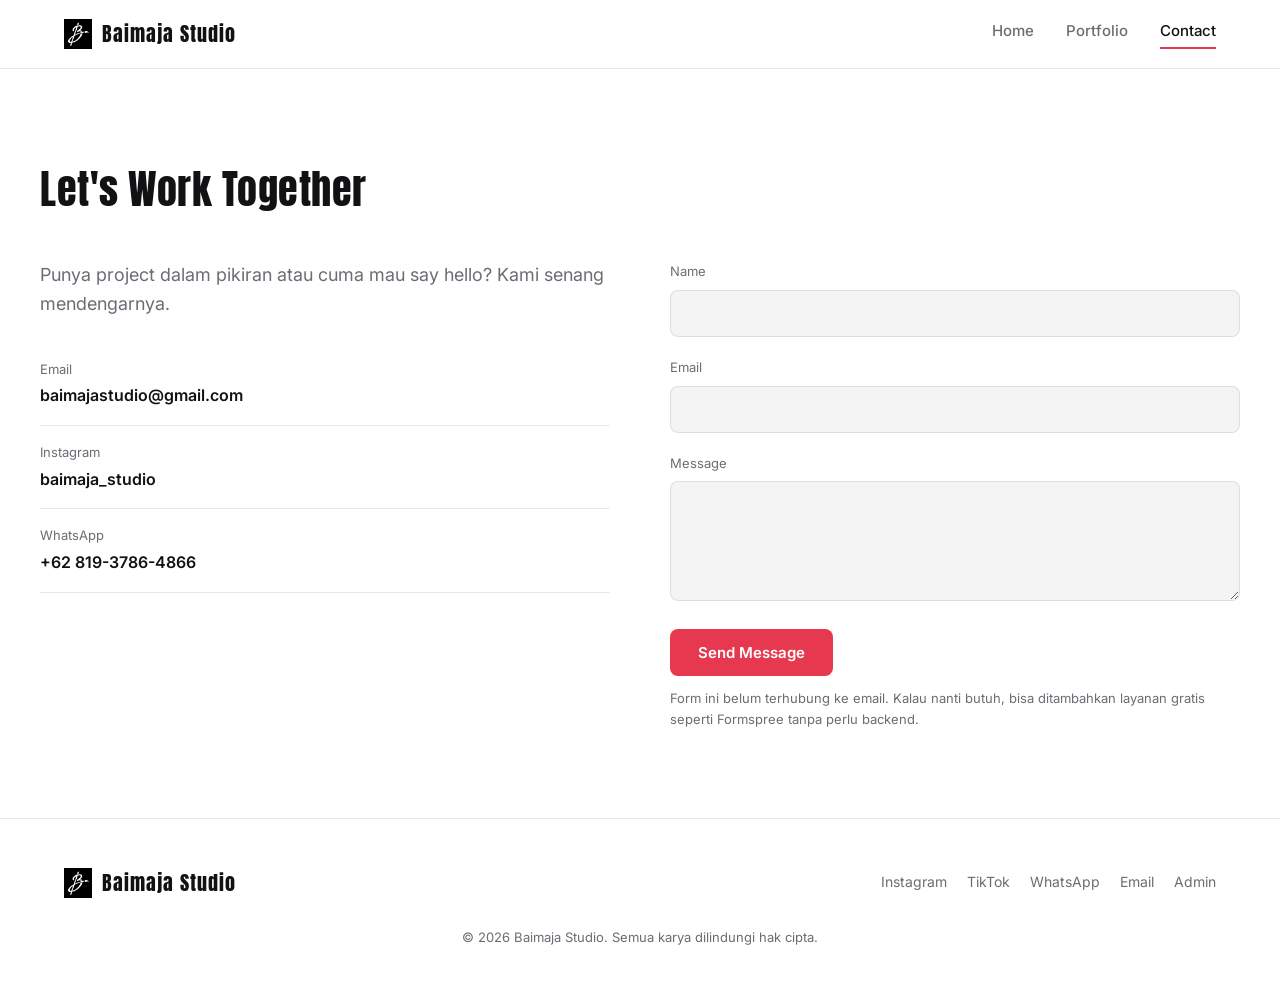
<file: portfolio-website/contact.html>
<!DOCTYPE html>
<html lang="id">
<head>
<meta charset="UTF-8">
<meta name="viewport" content="width=device-width, initial-scale=1">
<title>Contact — Studio</title>
<link rel="preconnect" href="https://fonts.googleapis.com">
<link rel="preconnect" href="https://fonts.gstatic.com" crossorigin>
<link href="https://fonts.googleapis.com/css2?family=Anton&family=Inter:wght@400;500;600;700&display=swap" rel="stylesheet">
<link rel="icon" href="assets/img/logobrand.jpeg">
<link rel="stylesheet" href="assets/css/style.css">
</head>
<body>

<header class="site-header">
  <div class="header-inner">
    <a href="index.html" class="logo"><img src="assets/img/logobrand.jpeg" alt="Baimaja Studio" class="logo-mark">Baimaja Studio</a>
    <button class="menu-toggle" id="menuToggle" aria-label="Buka menu">
      <span></span><span></span><span></span>
    </button>
    <nav class="main-nav" id="mainNav">
      <a href="index.html">Home</a>
      <a href="portfolio.html">Portfolio</a>
      <a href="contact.html">Contact</a>
    </nav>
  </div>
</header>

<main>
<section class="section container reveal-group">
  <div class="section-head">
    <h2>Let's Work Together</h2>
  </div>

  <div class="contact-grid">
    <div>
      <p class="about-lead">Punya project dalam pikiran atau cuma mau say hello? Kami senang mendengarnya.</p>
      <ul class="contact-list">
        <li>
          <div class="label">Email</div>
          <div class="value">baimajastudio@gmail.com</div>
        </li>
        <li>
          <div class="label">Instagram</div>
          <div class="value">baimaja_studio</div>
        </li>
        <li>
          <div class="label">WhatsApp</div>
          <div class="value">+62 819-3786-4866</div>
        </li>
      </ul>
    </div>

    <div>
      <form class="contact-form" onsubmit="alert('Form ini belum terhubung ke email. Hubungi kami langsung lewat WhatsApp/Instagram ya.'); return false;">
        <div class="form-field">
          <label for="name">Name</label>
          <input type="text" id="name" name="name" required>
        </div>
        <div class="form-field">
          <label for="email">Email</label>
          <input type="email" id="email" name="email" required>
        </div>
        <div class="form-field">
          <label for="message">Message</label>
          <textarea id="message" name="message" required></textarea>
        </div>
        <button type="submit" class="btn">Send Message</button>
        <p class="form-note">Form ini belum terhubung ke email. Kalau nanti butuh, bisa ditambahkan layanan gratis seperti Formspree tanpa perlu backend.</p>
      </form>
    </div>
  </div>
</section>
</main>

<footer class="site-footer">
  <div class="footer-inner">
    <a href="index.html" class="logo"><img src="assets/img/logobrand.jpeg" alt="Baimaja Studio" class="logo-mark">Baimaja Studio</a>
    <div class="footer-social">
      <a href="#">Instagram</a>
      <a href="#">TikTok</a>
      <a href="#">WhatsApp</a>
      <a href="mailto:hello@yourstudio.com">Email</a>
      <a href="admin.html">Admin</a>
    </div>
    <p class="footer-copy">&copy; 2026 Baimaja Studio. Semua karya dilindungi hak cipta.</p>
  </div>
</footer>

<script src="assets/js/data.js"></script>
<script src="assets/js/main.js"></script>
</body>
</html>
</file>
<file: portfolio-website/assets/css/style.css>
/* =========================================================
   DESIGN TOKENS
   ========================================================= */
:root {
  --bg: #ffffff;
  --bg-elevated: #f7f7f8;
  --bg-card: #f4f4f5;
  --text: #121214;
  --text-muted: #6c6c74;
  --accent: #e63950;
  --accent-hover: #d42f45;
  --border: rgba(0, 0, 0, 0.09);
  --radius: 12px;
  --radius-sm: 8px;
  --font-display: 'Anton', sans-serif;
  --font-body: 'Inter', sans-serif;
  --max-width: 1200px;
}

/* =========================================================
   RESET
   ========================================================= */
* { box-sizing: border-box; margin: 0; padding: 0; }

html { scroll-behavior: smooth; }

body {
  background: var(--bg);
  color: var(--text);
  font-family: var(--font-body);
  line-height: 1.6;
  -webkit-font-smoothing: antialiased;
}

img { max-width: 100%; display: block; }

a { color: inherit; text-decoration: none; }

button { font-family: inherit; cursor: pointer; }

:focus-visible {
  outline: 2px solid var(--accent);
  outline-offset: 3px;
}

.container {
  max-width: var(--max-width);
  margin: 0 auto;
  padding: 0 24px;
}

.section {
  padding: 88px 0;
}

.section-head {
  display: flex;
  align-items: baseline;
  justify-content: space-between;
  gap: 24px;
  margin-bottom: 40px;
}

.section-head h2 {
  font-family: var(--font-display);
  font-size: clamp(28px, 4vw, 40px);
  font-weight: 400;
  letter-spacing: 0.5px;
}

.section-head a {
  color: var(--text-muted);
  font-size: 14px;
  white-space: nowrap;
  border-bottom: 1px solid var(--border);
  padding-bottom: 2px;
  transition: color 0.2s, border-color 0.2s;
}
.section-head a:hover { color: var(--accent); border-color: var(--accent); }

.btn {
  display: inline-flex;
  align-items: center;
  gap: 8px;
  background: var(--accent);
  color: #fff;
  font-weight: 600;
  font-size: 15px;
  padding: 14px 28px;
  border-radius: var(--radius-sm);
  border: none;
  transition: background 0.2s, transform 0.2s;
}
.btn:hover { background: var(--accent-hover); transform: translateY(-2px); }

.btn-outline {
  background: transparent;
  border: 1px solid var(--border);
  color: var(--text);
}
.btn-outline:hover { border-color: var(--accent); background: transparent; transform: none; }

/* =========================================================
   HEADER / NAV
   ========================================================= */
.site-header {
  position: sticky;
  top: 0;
  z-index: 100;
  background: rgba(255, 255, 255, 0.85);
  backdrop-filter: blur(10px);
  border-bottom: 1px solid var(--border);
  animation: header-drop 0.65s both;
}

.header-inner {
  max-width: var(--max-width);
  margin: 0 auto;
  padding: 18px 24px;
  display: flex;
  align-items: center;
  justify-content: space-between;
}

.logo {
  display: flex;
  align-items: center;
  gap: 10px;
  font-family: var(--font-display);
  font-size: 20px;
  letter-spacing: 1px;
}
.logo span { color: var(--accent); }
.logo-mark { height: 30px; width: auto; display: block; transition: transform 0.3s ease; }
.logo:hover .logo-mark { transform: rotate(-8deg) scale(1.06); }

.main-nav {
  display: flex;
  gap: 32px;
}
.main-nav a {
  font-size: 15px;
  font-weight: 500;
  color: var(--text-muted);
  padding-bottom: 4px;
  border-bottom: 2px solid transparent;
  transition: color 0.25s, border-color 0.25s, transform 0.25s;
}
.main-nav a:hover { transform: translateY(-2px); }
.main-nav a:hover,
.main-nav a.active {
  color: var(--text);
  border-color: var(--accent);
}

.menu-toggle {
  display: none;
  flex-direction: column;
  gap: 5px;
  background: none;
  border: none;
  padding: 8px;
}
.menu-toggle span {
  width: 22px;
  height: 2px;
  background: var(--text);
  transition: transform 0.2s, opacity 0.2s;
}
.menu-toggle.is-open span:nth-child(1) { transform: translateY(7px) rotate(45deg); }
.menu-toggle.is-open span:nth-child(2) { opacity: 0; }
.menu-toggle.is-open span:nth-child(3) { transform: translateY(-7px) rotate(-45deg); }

/* =========================================================
   HERO
   ========================================================= */
.hero {
  padding: 100px 0 70px;
  position: relative;
  overflow: hidden;
}

.hero::before {
  content: '';
  position: absolute;
  top: -200px;
  right: -150px;
  width: 500px;
  height: 500px;
  background: radial-gradient(circle, rgba(230, 57, 80, 0.18), transparent 70%);
  pointer-events: none;
}

.hero-inner {
  max-width: 900px;
  margin: 0 auto;
  position: relative;
  text-align: left;
}
.hero-inner > * { animation: hero-enter 0.75s both; }
.hero-inner > *:nth-child(1) { animation-delay: 0.08s; }
.hero-inner > *:nth-child(2) { animation-delay: 0.16s; }
.hero-inner > *:nth-child(3) { animation-delay: 0.24s; }
.hero-inner > *:nth-child(4) { animation-delay: 0.32s; }
.hero-inner > *:nth-child(5) { animation-delay: 0.4s; }

.hero-eyebrow {
  color: var(--accent);
  font-size: 14px;
  font-weight: 600;
  margin-bottom: 16px;
}

.hero h1 {
  font-family: var(--font-display);
  font-weight: 400;
  font-size: clamp(42px, 7vw, 76px);
  line-height: 1.02;
  letter-spacing: 0.5px;
}

.hero p {
  color: var(--text-muted);
  font-size: 17px;
  margin: 24px auto 32px;
  max-width: 46ch;
}

.hero-social-links {
  display: flex;
  flex-direction: column;
  align-items: center;
  gap: 10px;
  width: 220px;
  max-width: 220px;
  margin: 0 auto;
}

.hero-social-links a {
  position: relative;
  display: flex;
  align-items: center;
  justify-content: center;
  gap: 12px;
  width: 220px;
  min-width: 0;
  padding: 12px 16px;
  border: 1px solid var(--border);
  border-radius: var(--radius-sm);
  background: var(--bg-elevated);
  font-size: 15px;
  font-weight: 600;
  text-align: center;
  transition: transform 0.25s ease, border-color 0.25s ease, box-shadow 0.25s ease;
  animation: social-link-arrive 0.65s both;
}

.hero-social-links a img,
.hero-social-links a i,
.hero-social-links a svg {
  position: absolute;
  left: 16px;
}

.hero-social-links a:nth-child(2) { animation-delay: 0.1s; }
.hero-social-links a:nth-child(3) { animation-delay: 0.2s; }
.hero-social-links a:nth-child(4) { animation-delay: 0.3s; }
.hero-social-links a:hover {
  transform: translateY(-4px);
  border-color: var(--accent);
  box-shadow: 0 10px 24px rgba(18, 18, 20, 0.1);
}

.social-brand-mark {
  width: 32px;
  height: 32px;
  flex: 0 0 32px;
  object-fit: contain;
}

.brand-logo-wrap {
  display: flex;
  flex-direction: column;
  align-items: center;
  justify-content: center;
  margin: 10px 0 28px;
}

.brand-logo-circle {
  width: 180px;
  height: 180px;
  border-radius: 50%;
  overflow: hidden;
  display: flex;
  align-items: center;
  justify-content: center;
}

.brand-logo-mark {
  width: 100%;
  height: 100%;
  object-fit: cover;
  display: block;
}

.brand-caption { margin-top: 16px; text-align: center; }
.brand-caption h2 {
  font-family: var(--font-display);
  font-size: 26px;
  font-weight: 400;
}
.brand-caption p {
  margin: 2px 0 0;
  color: var(--text-muted);
  font-size: 14px;
}

@keyframes header-drop {
  from { opacity: 0; transform: translateY(-12px); }
  to { opacity: 1; transform: translateY(0); }
}

@keyframes hero-enter {
  from { opacity: 0; transform: translateY(18px); }
  to { opacity: 1; transform: translateY(0); }
}

@keyframes social-link-arrive {
  from { opacity: 0; transform: translateY(12px); }
  to { opacity: 1; transform: translateY(0); }
}

.hero-eyebrow {
  color: var(--accent);
  font-size: 14px;
  font-weight: 600;
  margin-bottom: 16px;
}

.hero h1 {
  font-family: var(--font-display);
  font-weight: 400;
  font-size: clamp(42px, 7vw, 76px);
  line-height: 1.02;
  letter-spacing: 0.5px;
}

.hero p {
  color: var(--text-muted);
  font-size: 17px;
  margin: 24px 0 32px;
  max-width: 46ch;
}

.hero-social-links {
  display: flex;
  flex-direction: column;
  align-items: center;
  gap: 12px;
  max-width: 320px;
  margin: 24px auto 0;
}

.hero-social-links a {
  display: flex;
  align-items: center;
  justify-content: center;
  gap: 12px;
  flex: none;
  min-width: 0;
  padding: 14px 16px;
  border: 1px solid var(--border);
  border-radius: var(--radius-sm);
  background: var(--bg-elevated);
  font-size: 15px;
  font-weight: 600;
  transition: transform 0.25s ease, border-color 0.25s ease, box-shadow 0.25s ease;
  animation: social-link-arrive 0.65s both;
}

.hero-social-links a:nth-child(2) { animation-delay: 0.1s; }
.hero-social-links a:nth-child(3) { animation-delay: 0.2s; }

.hero-social-links a:hover {
  transform: translateY(-4px);
  border-color: var(--accent);
  box-shadow: 0 10px 24px rgba(18, 18, 20, 0.1);
}

.social-brand-mark {
  width: 32px;
  height: 32px;
  flex: 0 0 32px;
  object-fit: contain;
}

@keyframes social-link-arrive {
  from { opacity: 0; transform: translateY(12px); }
  to { opacity: 1; transform: translateY(0); }
}

@media (prefers-reduced-motion: reduce) {
  .hero-social-links a { animation: none; transition: none; }
}

/* =========================================================
   FEATURED WORKS — horizontal scroll
   ========================================================= */
.scroll-row {
  display: flex;
  gap: 20px;
  overflow-x: auto;
  padding-bottom: 12px;
  scroll-snap-type: x mandatory;
}
.scroll-row::-webkit-scrollbar { height: 6px; }
.scroll-row::-webkit-scrollbar-thumb { background: var(--border); border-radius: 4px; }

.feature-card {
  flex: 0 0 300px;
  scroll-snap-align: start;
}

/* =========================================================
   PORTFOLIO GRID + CARDS
   ========================================================= */
.filter-row {
  display: flex;
  gap: 10px;
  flex-wrap: wrap;
  margin-bottom: 40px;
}
.filter-pill {
  background: transparent;
  padding: 9px 20px;
  border-radius: 999px;
  border: 1px solid var(--border);
  font-size: 14px;
  color: var(--text-muted);
  transition: all 0.2s;
}
.filter-pill:hover { color: var(--text); border-color: var(--text-muted); }
.filter-pill.active {
  background: var(--accent);
  border-color: var(--accent);
  color: #fff;
}

.portfolio-grid {
  display: grid;
  grid-template-columns: repeat(3, 1fr);
  gap: 24px;
}

.project-card { display: block; }

.project-card .thumb {
  aspect-ratio: 4 / 5;
  border-radius: var(--radius);
  overflow: hidden;
  background: var(--bg-card);
  border: 1px solid var(--border);
  position: relative;
  transition: box-shadow 0.25s, border-color 0.25s;
}
.project-card:hover .thumb {
  border-color: rgba(230, 57, 80, 0.4);
  box-shadow: 0 0 0 1px rgba(230, 57, 80, 0.2), 0 20px 40px -20px rgba(230, 57, 80, 0.35);
}
.project-card .thumb img {
  width: 100%;
  height: 100%;
  object-fit: cover;
  transition: transform 0.4s;
}
.protected-artwork {
  -webkit-user-drag: none;
  -webkit-touch-callout: none;
  user-select: none;
}
.protected-artwork-frame::after {
  content: 'Copyright Baimaja Studio';
  position: absolute;
  z-index: 5;
  left: 12px;
  bottom: 12px;
  padding: 5px 9px;
  color: #fff;
  background: rgba(18, 18, 20, 0.62);
  border-radius: 3px;
  font-size: 11px;
  font-weight: 600;
  pointer-events: none;
}
.project-card:hover .thumb img { transform: scale(1.04); }

.project-card .thumb-placeholder {
  width: 100%;
  height: 100%;
  display: flex;
  align-items: center;
  justify-content: center;
  color: var(--text-muted);
  font-family: var(--font-display);
  font-size: 14px;
  letter-spacing: 1px;
}

.project-card .meta {
  margin-top: 14px;
}
.project-card .meta .title {
  font-weight: 600;
  font-size: 15px;
}
.project-card .meta .cat {
  color: var(--text-muted);
  font-size: 13px;
  margin-top: 2px;
}

.empty-state {
  text-align: center;
  padding: 80px 20px;
  color: var(--text-muted);
}
.empty-state h3 {
  font-family: var(--font-display);
  font-weight: 400;
  font-size: 24px;
  color: var(--text);
  margin-bottom: 8px;
}

/* reveal-on-scroll (one subtle pass, not per-card spam) */
.reveal-group { opacity: 0; transform: translateY(16px); transition: opacity 0.6s ease, transform 0.6s ease; }
.reveal-group.is-visible { opacity: 1; transform: translateY(0); }

/* =========================================================
   CATEGORY CARDS (home)
   ========================================================= */
.category-grid {
  display: grid;
  grid-template-columns: repeat(4, 1fr);
  gap: 16px;
}
.category-card {
  background: var(--bg-card);
  border: 1px solid var(--border);
  border-radius: var(--radius);
  padding: 24px 18px;
  text-align: center;
  transition: border-color 0.2s, transform 0.2s;
}
.category-card:hover {
  border-color: var(--accent);
  transform: translateY(-4px);
}
.category-card .name { font-weight: 600; font-size: 14px; }

.design-brief {
  display: grid;
  grid-template-columns: 1fr;
  gap: 18px;
}

.brief-step {
  display: flex;
  align-items: center;
  justify-content: flex-start;
  gap: 14px;
  background: var(--bg-card);
  border: 1px solid var(--border);
  border-radius: var(--radius);
  padding: 18px 20px;
  text-align: left;
}

.brief-number {
  font-family: var(--font-display);
  font-size: 20px;
  line-height: 1;
  color: var(--accent);
  width: 42px;
  min-width: 42px;
  text-align: left;
}

.brief-step p {
  flex: 1;
  color: var(--text-muted);
  font-size: 15px;
  line-height: 1.5;
  margin: 0;
}

/* =========================================================
   PROJECT DETAIL — carousel
   ========================================================= */
.project-header {
  display: flex;
  align-items: center;
  justify-content: center;
  gap: 24px;
  margin-bottom: 28px;
}
.project-header h1 {
  font-family: var(--font-display);
  font-weight: 400;
  font-size: clamp(22px, 3vw, 30px);
  letter-spacing: 1px;
  text-transform: uppercase;
}
.carousel-nav-btn {
  width: 40px;
  height: 40px;
  border-radius: 50%;
  border: 1px solid var(--border);
  background: var(--bg-card);
  color: var(--text);
  font-size: 18px;
  display: flex;
  align-items: center;
  justify-content: center;
  flex-shrink: 0;
  transition: border-color 0.2s, color 0.2s;
}
.carousel-nav-btn:hover { border-color: var(--accent); color: var(--accent); }

.carousel {
  position: relative;
  max-width: 720px;
  margin: 0 auto;
  border-radius: var(--radius);
  overflow: hidden;
  background: var(--bg-card);
  border: 1px solid var(--border);
}
.carousel-track {
  display: flex;
  transition: transform 0.35s ease;
  touch-action: pan-y;
}
.carousel-track img {
  flex: 0 0 100%;
  aspect-ratio: 4 / 5;
  object-fit: cover;
}
.carousel-dots {
  display: flex;
  justify-content: center;
  gap: 8px;
  margin-top: 18px;
}
.carousel-dots button {
  width: 8px;
  height: 8px;
  border-radius: 50%;
  border: none;
  background: var(--border);
  padding: 0;
}
.carousel-dots button.active { background: var(--accent); width: 20px; border-radius: 4px; }

.carousel-counter {
  position: absolute;
  bottom: 14px;
  right: 14px;
  background: rgba(0, 0, 0, 0.55);
  color: #fff;
  font-size: 12px;
  padding: 4px 10px;
  border-radius: 999px;
}

.project-info {
  max-width: 640px;
  margin: 44px auto 0;
  text-align: center;
}
.project-info .cat-tag {
  display: inline-block;
  color: var(--accent);
  font-size: 13px;
  font-weight: 600;
  margin-bottom: 10px;
}
.project-info h2 {
  font-family: var(--font-display);
  font-weight: 400;
  font-size: 26px;
  margin-bottom: 14px;
}
.project-info p {
  color: var(--text-muted);
  font-size: 15px;
}

.project-nav-links {
  display: flex;
  justify-content: space-between;
  max-width: 640px;
  margin: 56px auto 0;
  font-size: 14px;
  color: var(--text-muted);
}
.project-nav-links a:hover { color: var(--accent); }

/* =========================================================
   ABOUT PAGE
   ========================================================= */
.stats-row {
  display: grid;
  grid-template-columns: repeat(3, 1fr);
  gap: 24px;
  margin: 48px 0;
}
.hero-stats {
  width: 100%;
  max-width: 900px;
  margin: 34px auto 26px;
}
.stat-item { text-align: center; }
.stat-item .num {
  font-family: var(--font-display);
  font-size: clamp(36px, 5vw, 52px);
  color: var(--accent);
}
.stat-item .label {
  color: var(--text-muted);
  font-size: 14px;
  margin-top: 4px;
}

.about-lead {
  max-width: 640px;
  font-size: 18px;
  color: var(--text-muted);
}

/* =========================================================
   CONTACT PAGE
   ========================================================= */
.contact-grid {
  display: grid;
  grid-template-columns: 1fr 1fr;
  gap: 60px;
}
.contact-list {
  list-style: none;
  margin-top: 24px;
}
.contact-list li {
  padding: 16px 0;
  border-bottom: 1px solid var(--border);
}
.contact-list .label {
  color: var(--text-muted);
  font-size: 13px;
  margin-bottom: 4px;
}
.contact-list .value { font-weight: 600; font-size: 16px; }

.form-field { margin-bottom: 20px; }
.form-field label {
  display: block;
  font-size: 13px;
  color: var(--text-muted);
  margin-bottom: 8px;
}
.form-field input,
.form-field textarea {
  width: 100%;
  background: var(--bg-card);
  border: 1px solid var(--border);
  border-radius: var(--radius-sm);
  padding: 13px 16px;
  color: var(--text);
  font-family: inherit;
  font-size: 15px;
}
.form-field textarea { resize: vertical; min-height: 120px; }
.form-field input:focus,
.form-field textarea:focus { border-color: var(--accent); }

.form-note {
  font-size: 13px;
  color: var(--text-muted);
  margin-top: 12px;
}

/* =========================================================
   FOOTER
   ========================================================= */
.site-footer {
  border-top: 1px solid var(--border);
  padding: 48px 0;
}
.footer-inner {
  max-width: var(--max-width);
  margin: 0 auto;
  padding: 0 24px;
  display: flex;
  align-items: center;
  justify-content: space-between;
  flex-wrap: wrap;
  gap: 20px;
}
.footer-social { display: flex; gap: 20px; }
.footer-social a { color: var(--text-muted); font-size: 14px; }
.footer-social a:hover { color: var(--accent); }
.footer-copy { color: var(--text-muted); font-size: 13px; width: 100%; text-align: center; margin-top: 8px; }

/* =========================================================
   RESPONSIVE
   ========================================================= */
@media (max-width: 900px) {
  .portfolio-grid { grid-template-columns: repeat(2, 1fr); }
  .category-grid { grid-template-columns: repeat(2, 1fr); }
  .contact-grid { grid-template-columns: 1fr; gap: 40px; }
}

@media (max-width: 640px) {

  .section { padding: 56px 0; }
  .menu-toggle { display: flex; }

  .hero .container {
    padding-left: 24px;
    padding-right: 24px;
  }

  .hero {
    position: relative;
    overflow: hidden;
  }

  .hero::before {
    top: -250px;
    right: -80px;
    width: 420px;
    height: 420px;
  }
   
.hero-social-links {
    width: 220px;
    max-width: 220px;
    margin: 0 auto;
    gap: 10px;
  }

  .hero-social-links a {
    width: 220px;
    padding: 12px 16px;
    position: relative;
    justify-content: center;
    text-align: center;
  }

  .hero-social-links a img,
  .hero-social-links a i,
  .hero-social-links a svg {
    position: absolute;
    left: 16px;
  }
   
  .site-header {
    border-bottom: 1px solid var(--border);
  }

  .header-inner {
    padding: 12px 24px;
    min-height: 62px;
  }
   
  .main-nav {
    position: fixed;
    top: 62px;
    left: 0;
    right: 0;
    background: var(--bg-elevated);
    border-bottom: 1px solid var(--border);
    flex-direction: column;
    gap: 0;
    max-height: 0;
    overflow: hidden;
    transition: max-height 0.25s ease;
  }
  .main-nav.open { max-height: 260px; }
  .main-nav a {
    padding: 16px 24px;
    border-bottom: 1px solid var(--border);
    border-left: 2px solid transparent;
  }
  .main-nav a.active { border-left-color: var(--accent); border-bottom-color: var(--border); }

  .portfolio-grid { grid-template-columns: 1fr; }
  .category-grid { grid-template-columns: repeat(2, 1fr); }
  .stats-row { grid-template-columns: 1fr; gap: 32px; }
  .hero-stats { grid-template-columns: repeat(3, minmax(0, 1fr)); gap: 10px; }
  .hero-stats .label { font-size: 12px; }
  .project-header { gap: 12px; }
  .footer-inner { justify-content: center; text-align: center; }
  .admin-shell { padding-top: 36px; padding-bottom: 56px; }
  .admin-auth { padding: 24px; }
  .admin-dashboard-head { align-items: flex-end; }
  .admin-layout { grid-template-columns: 1fr; gap: 16px; }
  .admin-pane, .admin-projects { padding: 20px; }
  .admin-project-row { grid-template-columns: 54px minmax(0, 1fr); gap: 12px; }
  .admin-project-thumb { width: 54px; height: 68px; }
  .admin-project-actions { grid-column: 2; }
}

/* =========================================================
   MOTION
   ========================================================= */
.btn {
  transition: background 0.25s, transform 0.25s, box-shadow 0.25s;
}
.btn:hover {
  background: var(--accent-hover);
  transform: translateY(-3px);
  box-shadow: 0 10px 22px rgba(230, 57, 80, 0.22);
}
.btn:active { transform: translateY(-1px) scale(0.98); }

.filter-pill {
  transition: color 0.25s, border-color 0.25s, background 0.25s, transform 0.25s;
}
.filter-pill:hover { transform: translateY(-2px); }

.project-card { transition: transform 0.35s ease; }
.project-card:hover { transform: translateY(-5px); }
.project-card .thumb img { transition: transform 0.65s cubic-bezier(0.2, 0.75, 0.25, 1); }
.project-card:hover .thumb img { transform: scale(1.07); }

.portfolio-grid.is-visible .project-card,
.category-grid.is-visible .category-card {
  animation: card-enter 0.55s both;
}
.portfolio-grid.is-visible > :nth-child(2), .category-grid.is-visible > :nth-child(2) { animation-delay: 0.07s; }
.portfolio-grid.is-visible > :nth-child(3), .category-grid.is-visible > :nth-child(3) { animation-delay: 0.14s; }
.portfolio-grid.is-visible > :nth-child(4), .category-grid.is-visible > :nth-child(4) { animation-delay: 0.21s; }
.portfolio-grid.is-visible > :nth-child(5), .category-grid.is-visible > :nth-child(5) { animation-delay: 0.28s; }
.portfolio-grid.is-visible > :nth-child(6), .category-grid.is-visible > :nth-child(6) { animation-delay: 0.35s; }

.category-card {
  transition: border-color 0.3s, transform 0.3s, box-shadow 0.3s;
}
.category-card:hover {
  transform: translateY(-6px);
  box-shadow: 0 12px 24px rgba(18, 18, 20, 0.08);
}

.carousel-track { transition: transform 0.55s cubic-bezier(0.22, 0.75, 0.25, 1); }
.carousel-dots button { transition: width 0.3s ease, background 0.3s ease, transform 0.3s ease; }
.carousel-dots button:hover { transform: scale(1.25); }

.form-field input,
.form-field textarea {
  transition: border-color 0.25s, box-shadow 0.25s, background 0.25s;
}
.form-field input:focus,
.form-field textarea:focus { box-shadow: 0 0 0 4px rgba(230, 57, 80, 0.1); }

.footer-social a { transition: color 0.2s, transform 0.2s; }
.footer-social a:hover { transform: translateY(-2px); }

/* =========================================================
   ADMIN
   ========================================================= */
.admin-page { min-height: 100vh; background: var(--bg-elevated); }
.admin-site-link { color: var(--text-muted); font-size: 14px; font-weight: 600; }
.admin-site-link:hover { color: var(--accent); }
.admin-shell { padding-top: 64px; padding-bottom: 96px; }
.admin-auth {
  width: min(100%, 460px);
  margin: 0 auto;
  padding: 36px;
  background: var(--bg);
  border: 1px solid var(--border);
  border-radius: var(--radius-sm);
}
.admin-auth h1,
.admin-dashboard-head h1 {
  font-family: var(--font-display);
  font-size: 34px;
  font-weight: 400;
}
.admin-intro { color: var(--text-muted); margin: 8px 0 28px; }
.admin-dashboard-head {
  display: flex;
  align-items: center;
  justify-content: space-between;
  gap: 24px;
  margin-bottom: 32px;
}
.admin-layout {
  display: grid;
  grid-template-columns: minmax(280px, 0.85fr) minmax(0, 1.15fr);
  align-items: start;
  gap: 24px;
}
.admin-pane,
.admin-projects {
  min-width: 0;
  padding: 26px;
  background: var(--bg);
  border: 1px solid var(--border);
  border-radius: var(--radius-sm);
}
.admin-pane h2,
.admin-projects h2 {
  font-family: var(--font-display);
  font-size: 22px;
  font-weight: 400;
}
.admin-form { margin-top: 24px; }
.admin-form .form-field { margin-bottom: 18px; }
.admin-form select,
.admin-form input[type="text"],
.admin-form input[type="password"],
.admin-form input:not([type]),
.admin-form textarea {
  width: 100%;
  min-height: 46px;
  padding: 11px 13px;
  color: var(--text);
  background: var(--bg-card);
  border: 1px solid var(--border);
  border-radius: var(--radius-sm);
  font: inherit;
}
.admin-form textarea { resize: vertical; }
.admin-form input[type="file"] { max-width: 100%; font-size: 13px; }
.admin-field-hint { margin-top: 8px; color: var(--text-muted); font-size: 12px; }
.admin-checkbox { display: flex; align-items: center; gap: 10px; font-size: 14px; }
.admin-checkbox input { width: 17px; height: 17px; accent-color: var(--accent); }
.admin-form-actions { display: flex; flex-wrap: wrap; gap: 10px; margin-top: 22px; }
.admin-form-message { min-height: 22px; margin-top: 12px; color: #24734a; font-size: 13px; }
.admin-form-message.is-error { color: #b42335; }
.admin-image-preview { display: flex; flex-wrap: wrap; gap: 8px; margin: 0 0 18px; }
.admin-image-preview:empty { display: none; }
.admin-image-preview img {
  width: 68px;
  height: 78px;
  object-fit: cover;
  border: 1px solid var(--border);
  border-radius: 4px;
}
.admin-list-head { display: flex; align-items: baseline; justify-content: space-between; gap: 12px; }
.admin-list-head span { color: var(--text-muted); font-size: 13px; }
.admin-project-list { margin-top: 18px; }
.admin-project-row {
  display: grid;
  grid-template-columns: 68px minmax(0, 1fr) auto;
  align-items: center;
  gap: 16px;
  padding: 16px 0;
  border-top: 1px solid var(--border);
}
.admin-project-thumb {
  width: 68px;
  height: 82px;
  object-fit: cover;
  background: var(--bg-card);
  border-radius: 4px;
}
.admin-project-details { min-width: 0; }
.admin-project-details h3 { overflow-wrap: anywhere; font-size: 15px; font-weight: 600; }
.admin-project-category { color: var(--accent); font-size: 12px; font-weight: 600; }
.admin-project-description {
  display: -webkit-box;
  overflow: hidden;
  color: var(--text-muted);
  font-size: 13px;
  -webkit-box-orient: vertical;
  -webkit-line-clamp: 2;
}
.admin-project-actions { display: flex; align-items: center; gap: 8px; }
.admin-small-button { padding: 8px 12px; font-size: 13px; }
.admin-delete-button {
  padding: 8px 4px;
  color: #b42335;
  background: none;
  border: 0;
  font-size: 13px;
  font-weight: 600;
}
.admin-delete-button:hover { color: #7f1523; }
.admin-empty { padding: 24px 0; color: var(--text-muted); font-size: 14px; }

@media (max-width: 640px) {
  .admin-shell { padding-top: 36px; padding-bottom: 56px; }
  .admin-auth { padding: 24px; }
  .admin-dashboard-head { align-items: flex-end; }
  .admin-dashboard-head { gap: 12px; }
  .admin-dashboard-head h1 { font-size: 28px; line-height: 1.1; }
  .admin-dashboard-head > .btn { padding: 10px 14px; }
  .admin-layout { grid-template-columns: minmax(0, 1fr); gap: 16px; }
  .admin-pane, .admin-projects { padding: 20px; }
  .admin-project-row { grid-template-columns: 54px minmax(0, 1fr); gap: 12px; }
  .admin-project-thumb { width: 54px; height: 68px; }
  .admin-project-actions { grid-column: 2; }
}

@keyframes card-enter {
  from { opacity: 0; transform: translateY(14px); }
  to { opacity: 1; transform: translateY(0); }
}

@media (prefers-reduced-motion: reduce) {
  *, *::before, *::after {
    animation-duration: 0.01ms !important;
    animation-iteration-count: 1 !important;
    scroll-behavior: auto !important;
    transition-duration: 0.01ms !important;
  }
}

@media (max-width: 600px) {
  .container {
    width: auto;
    margin-left: 20px;
    margin-right: 20px;
  }
}

/* Design Brief: judul + deskripsi di samping angka */
.brief-step {
  display: flex;
  align-items: flex-start;
}
.brief-text {
  flex: 1;
  min-width: 0;
}
.brief-title {
  margin: 0;
  text-transform: uppercase;
  font-weight: 600;
}
.brief-desc {
  margin: 6px 0 0;
  font-size: 0.9em;
  line-height: 1.6;
}

/* Design Brief: kartu kaca + judul lebih besar */
.design-brief {
  padding: 24px;
  border-radius: 24px;
  /* latar lembut supaya efek kaca terlihat */
  background:
    radial-gradient(circle at 12% 18%, rgba(232, 52, 74, 0.20), transparent 45%),
    radial-gradient(circle at 88% 82%, rgba(255, 140, 60, 0.20), transparent 45%),
    radial-gradient(circle at 60% 10%, rgba(120, 120, 255, 0.12), transparent 40%),
    #f7f7f8;
}

.design-brief .brief-step {
  background: rgba(255, 255, 255, 0.45);
  -webkit-backdrop-filter: blur(14px) saturate(160%);
  backdrop-filter: blur(14px) saturate(160%);
  border: 1px solid rgba(255, 255, 255, 0.75);
  box-shadow: 0 8px 28px rgba(20, 20, 40, 0.08);
}

.design-brief .brief-title {
  font-family: 'Bricolage Grotesque', 'Inter', sans-serif;
  font-weight: 800;
  font-size: 1.5rem;
  letter-spacing: -0.01em;
  line-height: 1.15;
  color: #000;
}

.design-brief .brief-desc {
  margin-top: 8px;
}

@media (max-width: 600px) {
  .design-brief { padding: 14px; border-radius: 18px; }
  .design-brief .brief-title { font-size: 1.15rem; }
}

/* Layanan & Mengapa Kami: kartu kaca */
.glass-wrap {
  margin-top: 20px;
  padding: 24px;
  border-radius: 24px;
  background:
    radial-gradient(circle at 12% 18%, rgba(232, 52, 74, 0.20), transparent 45%),
    radial-gradient(circle at 88% 82%, rgba(255, 140, 60, 0.20), transparent 45%),
    radial-gradient(circle at 60% 10%, rgba(120, 120, 255, 0.12), transparent 40%),
    #f7f7f8;
}

.glass-grid {
  display: grid;
  grid-template-columns: repeat(3, 1fr);
  gap: 16px;
}

.glass-card {
  padding: 28px 24px;
  border-radius: 18px;
  background: rgba(255, 255, 255, 0.45);
  -webkit-backdrop-filter: blur(14px) saturate(160%);
  backdrop-filter: blur(14px) saturate(160%);
  border: 1px solid rgba(255, 255, 255, 0.75);
  box-shadow: 0 8px 28px rgba(20, 20, 40, 0.08);
}

.glass-icon {
  width: 52px;
  height: 52px;
  display: grid;
  place-items: center;
  margin-bottom: 18px;
  border-radius: 14px;
  color: #e8344a;
  background: rgba(232, 52, 74, 0.10);
  border: 1px solid rgba(232, 52, 74, 0.22);
}
.glass-icon svg {
  width: 26px;
  height: 26px;
}

.glass-card h3 {
  margin: 0 0 10px;
  font-size: 1.15rem;
  font-weight: 700;
  line-height: 1.3;
  color: #000;
}
.glass-card p {
  margin: 0;
  font-size: 0.95rem;
  line-height: 1.7;
}

@media (max-width: 900px) {
  .glass-grid { grid-template-columns: 1fr; }
}
@media (max-width: 600px) {
  .glass-wrap { padding: 14px; border-radius: 18px; }
  .glass-card { padding: 22px 18px; }
}


#about .about-lead {
  max-width: none !important;
  width: 100%;
  text-align: justify;
}
#about .about-lead + .about-lead {
  margin-top: 14px;
}
</file>
